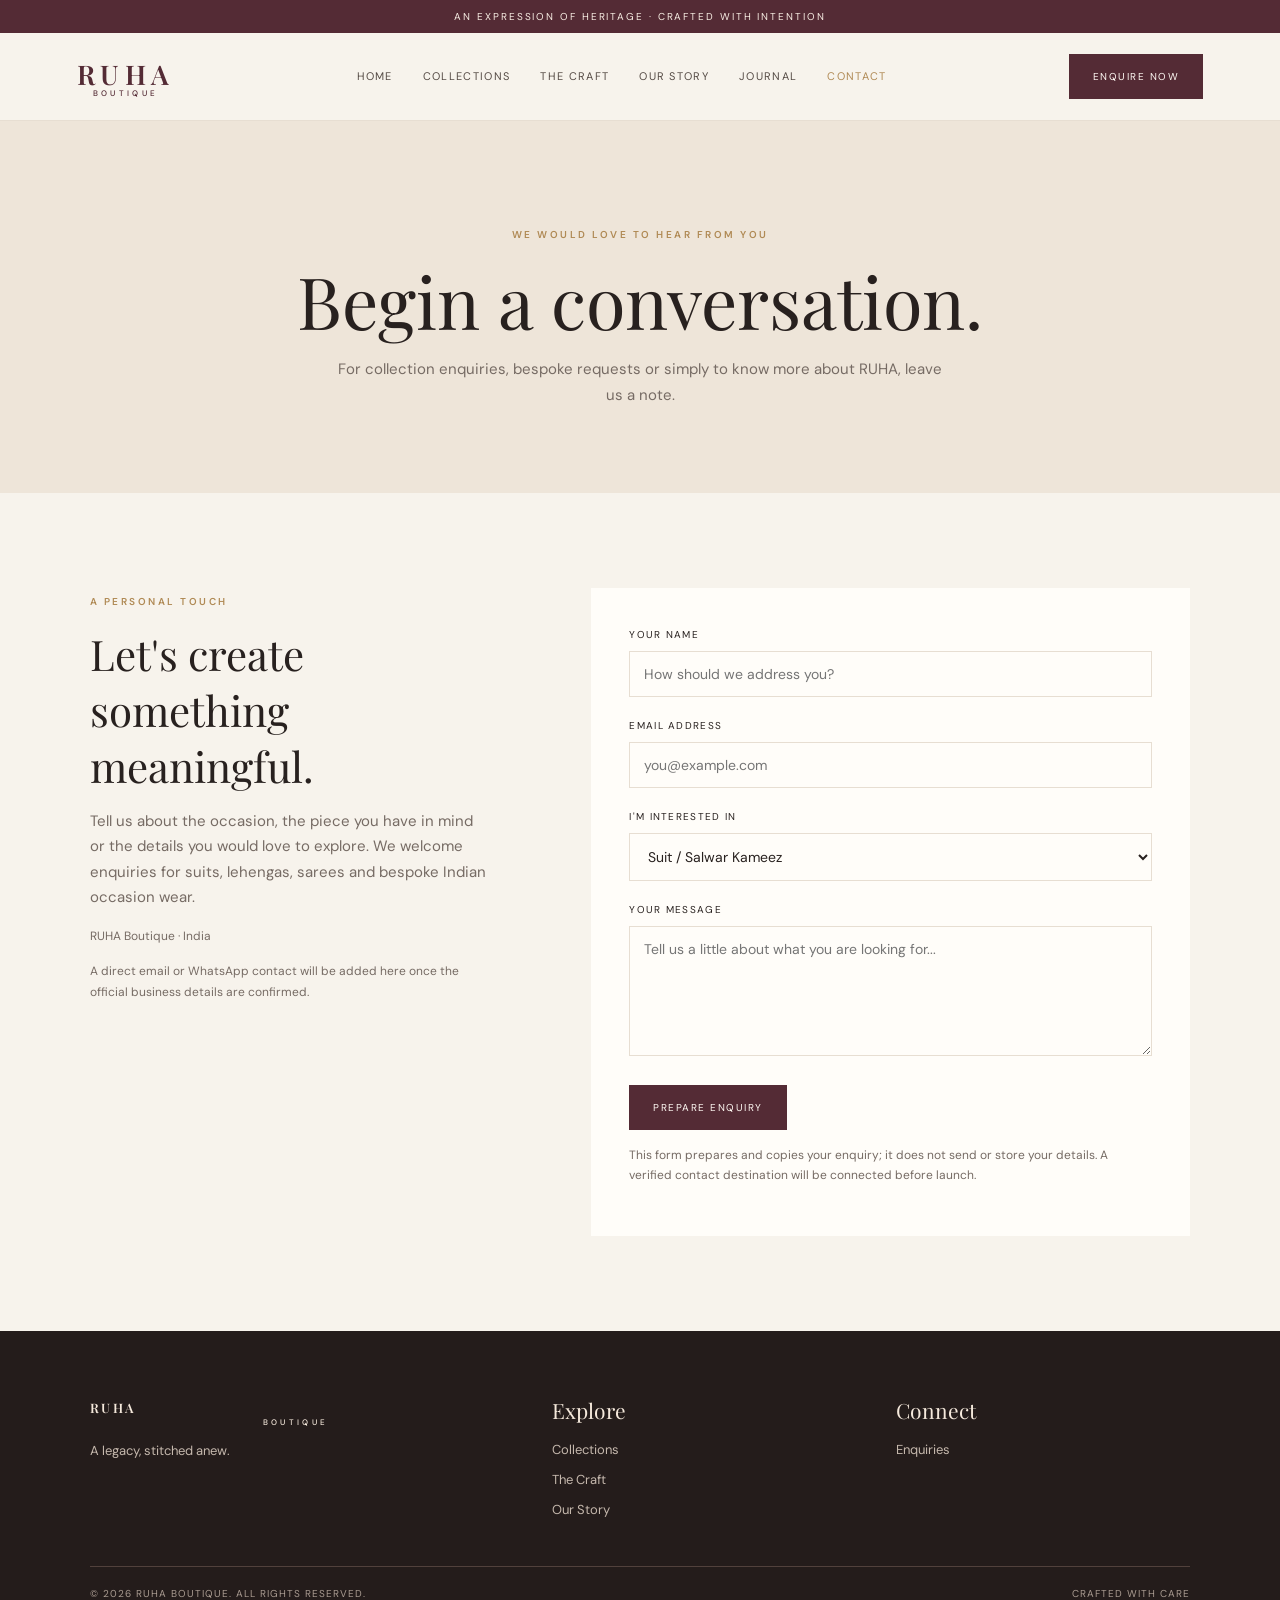
<file: contact.html>
<!doctype html><html lang="en"><head><meta charset="utf-8"><meta name="viewport" content="width=device-width,initial-scale=1"><title>Contact | RUHA Boutique</title><link rel="stylesheet" href="assets/css/style.css?v=ruha-shop-07"></head><body><div class="announcement">An expression of heritage · Crafted with intention</div><header class="header"><a class="brand" href="index.html">RUHA<small>BOUTIQUE</small></a><button class="menu-toggle" aria-label="Open menu">☰</button><nav class="nav"><a href="index.html">Home</a><a href="collections.html">Collections</a><a href="craft.html">The Craft</a><a href="story.html">Our Story</a><a href="journal.html">Journal</a><a class="active" href="contact.html">Contact</a></nav><a class="nav-cta" href="#enquiry-form">Enquire now</a></header><main><section class="page-hero"><span class="eyebrow">We would love to hear from you</span><h1>Begin a conversation.</h1><p>For collection enquiries, bespoke requests or simply to know more about RUHA, leave us a note.</p></section><section class="section"><div class="contact-layout"><div class="contact-details reveal"><span class="eyebrow">A personal touch</span><h2>Let's create something meaningful.</h2><p>Tell us about the occasion, the piece you have in mind or the details you would love to explore. We welcome enquiries for suits, lehengas, sarees and bespoke Indian occasion wear.</p><p class="form-note">RUHA Boutique · India</p><p class="form-note">A direct email or WhatsApp contact will be added here once the official business details are confirmed.</p></div><form class="contact-form reveal" id="enquiry-form"><div class="field"><label for="name">Your name</label><input id="name" name="Name" required placeholder="How should we address you?"></div><div class="field"><label for="email">Email address</label><input id="email" name="Email" type="email" required placeholder="you@example.com"></div><div class="field"><label for="interest">I'm interested in</label><select id="interest" name="Interest"><option>Suit / Salwar Kameez</option><option>Lehenga / Bridal</option><option>Saree</option><option>Bespoke creation</option><option>General enquiry</option></select></div><div class="field"><label for="message">Your message</label><textarea id="message" name="Message" required placeholder="Tell us a little about what you are looking for..."></textarea></div><button class="btn" type="submit">Prepare enquiry</button><p class="form-note" id="form-status" aria-live="polite">This form prepares and copies your enquiry; it does not send or store your details. A verified contact destination will be connected before launch.</p></form></div></section></main><footer class="footer"><div class="footer-top"><div><a class="brand" href="index.html">RUHA<small>BOUTIQUE</small></a><p>A legacy, stitched anew.</p></div><div><h4>Explore</h4><div class="footer-links"><a href="collections.html">Collections</a><a href="craft.html">The Craft</a><a href="story.html">Our Story</a></div></div><div><h4>Connect</h4><div class="footer-links"><a href="contact.html">Enquiries</a></div></div></div><div class="copyright"><span>© 2026 RUHA BOUTIQUE. ALL RIGHTS RESERVED.</span><span>CRAFTED WITH CARE</span></div></footer><script src="assets/js/main.js?v=ruha-shop-07"></script></body></html>
</file>
<file: assets/css/style.css>
@import url('https://fonts.googleapis.com/css2?family=DM+Sans:wght@400;500;600;700&family=Playfair+Display:wght@400;500;600;700&display=swap');
:root{--ivory:#f7f3ec;--paper:#fffdf9;--ink:#28211f;--muted:#766b64;--wine:#542b35;--gold:#b08a55;--line:#e7ded2;--serif:'Playfair Display',Georgia,serif;--sans:'DM Sans',Arial,sans-serif}*{box-sizing:border-box}html{scroll-behavior:smooth}body{margin:0;background:var(--ivory);color:var(--ink);font-family:var(--sans);font-size:15px;line-height:1.7}a{color:inherit;text-decoration:none}img{display:block;width:100%;object-fit:cover}button{font:inherit}.announcement{background:var(--wine);color:#f8eee4;text-align:center;padding:8px 16px;font-size:10px;letter-spacing:.19em;text-transform:uppercase}.header{height:88px;display:flex;align-items:center;justify-content:space-between;padding:0 6vw;background:rgba(247,243,236,.96);border-bottom:1px solid var(--line);position:sticky;top:0;z-index:10}.brand{font:600 27px var(--serif);letter-spacing:.2em;color:var(--wine)}.brand small{display:block;font:500 8px var(--sans);letter-spacing:.42em;text-align:center;margin-top:-4px}.nav{display:flex;gap:30px;align-items:center}.nav a{font-size:11px;letter-spacing:.12em;text-transform:uppercase;color:#554b45}.nav a:hover,.nav a.active{color:var(--gold)}.nav-cta,.btn{display:inline-flex;align-items:center;justify-content:center;background:var(--wine);color:#fffaf4;padding:13px 23px;font-size:10px;letter-spacing:.15em;text-transform:uppercase;border:1px solid var(--wine);transition:.25s}.nav-cta:hover,.btn:hover{background:transparent;color:var(--wine)}.menu-toggle{display:none;background:none;border:0;font-size:24px;color:var(--wine)}.eyebrow{font-size:10px;letter-spacing:.25em;text-transform:uppercase;color:var(--gold);font-weight:600}.serif{font-family:var(--serif);font-weight:400}.hero{min-height:650px;display:grid;grid-template-columns:.9fr 1.1fr;background:#e9dfd2}.hero-copy{padding:9vw 7vw;display:flex;flex-direction:column;justify-content:center;align-items:flex-start}.hero h1{font:400 clamp(48px,6vw,82px)/1.08 var(--serif);margin:18px 0 22px;max-width:620px}.hero p{max-width:420px;color:var(--muted);margin:0 0 30px}.hero-image{min-height:650px;width:100%;height:650px;object-fit:contain;object-position:center;background:#e9dfd2;display:block}.section{padding:95px 7vw}.section-head{text-align:center;max-width:650px;margin:0 auto 48px}.section h2,.page-hero h1{font:400 clamp(38px,4.5vw,58px)/1.15 var(--serif);margin:12px 0 16px}.section-head p,.intro{color:var(--muted)}.grid-3{display:grid;grid-template-columns:repeat(3,1fr);gap:25px}.tile{background:var(--paper)}.tile img{height:390px}.tile-copy{padding:22px 22px 27px}.tile h3{font:400 26px var(--serif);margin:0 0 6px}.tile p{color:var(--muted);font-size:13px;margin:0 0 14px}.text-link{font-size:10px;letter-spacing:.16em;text-transform:uppercase;color:var(--wine);border-bottom:1px solid var(--gold);padding-bottom:5px}.split{display:grid;grid-template-columns:1fr 1fr;gap:8vw;align-items:center}.split img{height:570px}.split-copy{max-width:520px}.split-copy h2{font:400 clamp(38px,4vw,56px)/1.15 var(--serif);margin:14px 0 20px}.split-copy p{color:var(--muted)}.quote{background:var(--wine);color:#f8eee4;text-align:center;padding:90px 12vw}.quote blockquote{font:400 clamp(28px,3.5vw,44px)/1.35 var(--serif);margin:0 auto 22px;max-width:850px}.quote .eyebrow{color:#d8b98e}.page-hero{padding:100px 7vw 85px;text-align:center;background:#eee5d9}.page-hero h1{font-size:clamp(46px,6vw,72px)}.page-hero p{max-width:620px;margin:0 auto;color:var(--muted)}.collection-grid{display:grid;grid-template-columns:repeat(2,1fr);gap:30px}.collection-card{position:relative;min-height:530px;overflow:hidden;background:#ddd}.collection-card img{height:530px;transition:transform .7s}.collection-card:hover img{transform:scale(1.04)}.collection-card:after{content:'';position:absolute;inset:35% 0 0;background:linear-gradient(transparent,rgba(25,16,15,.68))}.collection-label{position:absolute;z-index:1;bottom:30px;left:32px;color:white}.collection-label h3{font:400 35px var(--serif);margin:0}.collection-label span{font-size:10px;letter-spacing:.2em;text-transform:uppercase}.craft-band{background:#e9dfd2;padding:65px 7vw;text-align:center}.craft-band p{max-width:740px;margin:12px auto;color:var(--muted)}.journal-grid{display:grid;grid-template-columns:repeat(3,1fr);gap:26px}.journal-grid img{height:270px}.journal-card h3{font:400 25px var(--serif);margin:16px 0 8px}.journal-card p{font-size:13px;color:var(--muted)}.contact-layout{display:grid;grid-template-columns:.8fr 1.2fr;gap:8vw}.contact-details h2{font:400 42px var(--serif);margin:12px 0}.contact-details p{color:var(--muted)}.contact-form{background:var(--paper);padding:38px}.field{margin-bottom:20px}.field label{display:block;font-size:10px;letter-spacing:.13em;text-transform:uppercase;margin-bottom:8px}.field input,.field textarea,.field select{width:100%;border:1px solid var(--line);background:transparent;padding:13px 14px;font:14px var(--sans);color:var(--ink);outline:none}.field input:focus,.field textarea:focus{border-color:var(--gold)}.field textarea{min-height:130px;resize:vertical}.form-note{font-size:12px;color:var(--muted);margin-top:15px}.footer{background:#241c1b;color:#eee3d8;padding:65px 7vw 25px}.footer-top{display:grid;grid-template-columns:1.4fr 1fr 1fr;gap:50px;padding-bottom:45px}.footer .brand{color:#f5e9dc}.footer p,.footer a{color:#c5b8ad;font-size:13px}.footer h4{font:400 21px var(--serif);margin:0 0 15px;color:#f5e9dc}.footer-links{display:grid;gap:8px}.copyright{border-top:1px solid #51413c;padding-top:18px;display:flex;justify-content:space-between;color:#a99b91;font-size:10px;letter-spacing:.1em}.reveal{opacity:0;transform:translateY(18px);transition:opacity .7s,transform .7s}.reveal.visible{opacity:1;transform:none}@media(max-width:850px){.header{height:76px;padding:0 5vw}.menu-toggle{display:block}.nav{display:none;position:absolute;top:76px;left:0;right:0;background:var(--ivory);padding:22px 6vw 30px;flex-direction:column;align-items:flex-start;border-bottom:1px solid var(--line);gap:18px}.nav.open{display:flex}.nav-cta{display:none}.hero{grid-template-columns:1fr}.hero-copy{padding:75px 8vw}.hero-image{min-height:0;height:auto;aspect-ratio:16/9;object-fit:contain}.grid-3,.journal-grid{grid-template-columns:1fr 1fr}.split{gap:35px}.split img{height:440px}.contact-layout{gap:35px}.footer-top{grid-template-columns:1fr 1fr}}@media(max-width:600px){.section{padding:68px 6vw}.hero-copy{padding:65px 7vw}.hero-image{min-height:0;height:auto;aspect-ratio:16/9;object-fit:contain}.grid-3,.journal-grid,.collection-grid,.split,.contact-layout{grid-template-columns:1fr}.tile img{height:360px}.split img{height:430px}.collection-card,.collection-card img{min-height:420px;height:420px}.page-hero{padding:75px 7vw 65px}.contact-form{padding:25px 20px}.footer-top{grid-template-columns:1fr;gap:28px}.copyright{display:block;line-height:2.2}.quote{padding:70px 8vw}}


/* RUHA editorial commerce-inspired homepage */
.hero-editorial{grid-template-columns:.92fr 1.08fr;min-height:690px;background:#eee5d9}.hero-editorial .hero-copy{padding:8vw 6vw}.hero-editorial .hero-image{height:690px;min-height:690px;object-fit:cover;object-position:center 38%;background:#eadfd3}.hero-note{font-size:9px;letter-spacing:.18em;color:#9a8877;margin-top:44px}.marquee{display:flex;justify-content:center;align-items:center;gap:35px;padding:17px 10px;border-bottom:1px solid var(--line);color:var(--wine);font-size:9px;letter-spacing:.22em}.marquee i{font-style:normal;color:var(--gold)}.home-intro{padding-bottom:48px}.home-intro .section-head{margin-bottom:0}.campaign-grid{padding:0 5vw 90px;display:grid;grid-template-columns:1.12fr 1fr;grid-template-rows:340px 340px;gap:20px}.campaign{position:relative;overflow:hidden;background:#ddd}.campaign-tall{grid-row:span 2}.campaign img{height:100%;width:100%;object-fit:cover;transition:transform .7s}.campaign:hover img{transform:scale(1.035)}.campaign:after{content:'';position:absolute;inset:35% 0 0;background:linear-gradient(transparent,rgba(30,20,19,.7))}.campaign-caption{position:absolute;z-index:1;left:30px;right:25px;bottom:27px;color:#fff}.campaign-caption span,.look-card span{font-size:9px;letter-spacing:.2em}.campaign-caption h2{font:400 clamp(25px,3vw,39px)/1.15 var(--serif);margin:8px 0 12px}.campaign-caption b{font-size:10px;letter-spacing:.13em;text-transform:uppercase;font-weight:500;border-bottom:1px solid #d8bd9b;padding-bottom:5px}.campaign-caption i{font-style:normal;margin-left:8px}.category-section{background:#f0e8de}.category-grid{display:grid;grid-template-columns:repeat(4,1fr);gap:18px}.category-card{position:relative;overflow:hidden;background:#e4d8cb}.category-card img{height:390px;transition:transform .6s}.category-card:hover img{transform:scale(1.04)}.category-card:after{content:'';position:absolute;inset:55% 0 0;background:linear-gradient(transparent,rgba(30,20,19,.6))}.category-card span{position:absolute;z-index:1;bottom:20px;left:20px;color:white;font:400 27px var(--serif)}.look-grid{display:grid;grid-template-columns:repeat(3,1fr);gap:22px}.look-card{background:#fffdf9}.look-card img{height:350px}.look-card>div{padding:22px 22px 26px}.look-card span{color:var(--gold)}.look-card h3{font:400 25px var(--serif);margin:7px 0 15px}.craft-feature{display:grid;grid-template-columns:1.1fr .9fr;background:#e9dfd2;align-items:stretch}.craft-feature-image img{height:600px}.craft-feature-copy{padding:8vw 7vw;display:flex;flex-direction:column;align-items:flex-start;justify-content:center}.craft-feature-copy h2{font:400 clamp(42px,5vw,68px)/1.1 var(--serif);margin:15px 0 18px}.craft-feature-copy p{max-width:420px;color:var(--muted);margin:0 0 28px}.journal-preview{padding-top:90px}
@media(max-width:850px){.hero-editorial{grid-template-columns:1fr}.hero-editorial .hero-copy{padding:70px 8vw}.hero-editorial .hero-image{height:auto;min-height:0;aspect-ratio:4/3;object-fit:cover}.campaign-grid{grid-template-rows:300px 300px;padding-left:4vw;padding-right:4vw}.category-grid{grid-template-columns:repeat(2,1fr)}.category-card img{height:330px}.craft-feature{grid-template-columns:1fr 1fr}.craft-feature-image img{height:500px}.craft-feature-copy{padding:45px 6vw}}
@media(max-width:600px){.marquee{gap:13px;font-size:7px;letter-spacing:.12em;flex-wrap:wrap}.campaign-grid{grid-template-columns:1fr;grid-template-rows:420px 280px 280px;padding:0 5vw 65px;gap:14px}.campaign-tall{grid-row:auto}.category-grid{gap:12px}.category-card img{height:250px}.category-card span{font-size:23px;left:14px;bottom:14px}.look-grid{grid-template-columns:1fr}.look-card img{height:330px}.craft-feature{grid-template-columns:1fr}.craft-feature-image img{height:360px}.craft-feature-copy{padding:55px 7vw}.hero-editorial .hero-image{aspect-ratio:4/3;object-fit:cover}.hero-note{margin-top:28px}}


/* RUHA category browsing and product detail experience */
.shop-section{padding:65px 7vw 90px}.shop-toolbar{display:flex;justify-content:space-between;align-items:end;gap:25px}.shop-toolbar h2,.related-section h2{font:400 42px var(--serif);margin:5px 0}.shop-toolbar p{color:var(--muted);margin:0}.shop-controls{display:flex;align-items:center;gap:10px;font-size:12px;color:var(--muted)}.shop-controls select{padding:10px 13px;border:1px solid var(--line);background:var(--paper);color:var(--ink);font:12px var(--sans)}.category-tabs{display:flex;gap:10px;flex-wrap:wrap;padding:28px 0 32px;border-bottom:1px solid var(--line);margin-bottom:30px}.category-tabs a{border:1px solid var(--line);padding:9px 18px;font-size:10px;letter-spacing:.13em;text-transform:uppercase;transition:.2s}.category-tabs a:hover,.category-tabs a.active{background:var(--wine);border-color:var(--wine);color:#fff}.product-grid{display:grid;grid-template-columns:repeat(3,minmax(0,1fr));gap:34px 22px}.product-card{min-width:0}.product-card-image{display:block;position:relative;overflow:hidden;background:#e8dfd5;aspect-ratio:3/4}.product-card-image img{width:100%;height:100%;object-fit:cover;transition:transform .6s}.product-card:hover .product-card-image img{transform:scale(1.035)}.product-view{position:absolute;bottom:14px;left:14px;background:rgba(255,253,249,.94);padding:9px 13px;font-size:9px;letter-spacing:.13em;text-transform:uppercase}.product-card-copy{padding:15px 2px}.product-category{font-size:9px;letter-spacing:.18em;color:var(--gold)}.product-card h3{font:400 21px/1.3 var(--serif);margin:5px 0}.product-card-copy p{font-size:11px;color:var(--muted);margin:5px 0 12px}.product-card-link{font-size:9px;letter-spacing:.14em;text-transform:uppercase;color:var(--wine);border-bottom:1px solid var(--gold);padding-bottom:4px}.catalogue-note,.payment-note,.spec-note{font-size:11px;color:var(--muted);line-height:1.7}.catalogue-note{margin-top:38px;border-top:1px solid var(--line);padding-top:18px}.breadcrumb{display:flex;gap:10px;padding:22px 7vw;font-size:11px;color:var(--muted)}.breadcrumb a:hover{color:var(--wine)}.product-detail{display:grid;grid-template-columns:1.05fr .95fr;gap:7vw;padding:20px 7vw 90px;align-items:start}.product-gallery{position:relative;background:#e9dfd2}.product-gallery img{width:100%;max-height:820px;aspect-ratio:4/5;object-fit:cover}.gallery-caption{position:absolute;bottom:0;left:0;background:rgba(84,43,53,.9);color:white;padding:10px 15px;font-size:9px;letter-spacing:.16em}.product-info{padding:20px 0;max-width:540px}.product-info h1{font:400 clamp(36px,4vw,52px)/1.12 var(--serif);margin:12px 0}.detail-code{font-size:10px;letter-spacing:.15em;color:var(--gold)}.detail-description{color:var(--muted);margin:22px 0}.detail-rule{height:1px;background:var(--line);margin:25px 0}.product-info h3{font:400 20px var(--serif);margin:0}.craft-specs{margin:13px 0 18px}.craft-specs div{display:grid;grid-template-columns:115px 1fr;gap:15px;padding:9px 0;border-bottom:1px solid var(--line)}.craft-specs dt{font-size:10px;letter-spacing:.1em;text-transform:uppercase;color:var(--muted)}.craft-specs dd{margin:0;font-size:12px}.spec-note{background:#f0e8de;padding:12px 14px}.size-heading{display:flex;align-items:center;justify-content:space-between;margin-top:25px}.size-guide{border:0;background:none;text-decoration:underline;text-underline-offset:4px;color:var(--wine);font-size:11px;cursor:pointer}.size-options{display:flex;gap:10px;margin:15px 0 8px}.size-options button{width:48px;height:45px;border:1px solid var(--line);background:var(--paper);cursor:pointer;font-size:12px}.size-options button:hover,.size-options button.selected{background:var(--wine);color:white;border-color:var(--wine)}.size-feedback{font-size:11px;color:var(--muted);min-height:18px}.product-buy{width:100%;margin-top:13px;cursor:pointer}.product-buy:disabled{opacity:.45;cursor:not-allowed}.payment-note{margin:12px 0 24px}.back-link{font-size:11px;color:var(--wine);border-bottom:1px solid var(--gold);padding-bottom:4px}.related-section{padding:65px 7vw;background:#f0e8de}.related-section h2{margin:8px 0 30px}.related-grid{grid-template-columns:repeat(3,minmax(0,1fr))}.shop-hero{padding-top:80px;padding-bottom:70px}
@media(max-width:850px){.product-detail{gap:35px;padding-left:5vw;padding-right:5vw}.shop-section{padding-left:5vw;padding-right:5vw}.product-grid{grid-template-columns:repeat(2,minmax(0,1fr))}.product-info h1{font-size:38px}}
@media(max-width:600px){.shop-toolbar{align-items:flex-start;flex-direction:column}.shop-toolbar h2{font-size:34px}.shop-controls{align-self:flex-end}.category-tabs{gap:7px}.category-tabs a{padding:8px 12px;font-size:9px}.product-grid,.related-grid{grid-template-columns:repeat(2,minmax(0,1fr));gap:23px 12px}.product-card h3{font-size:17px}.product-card-copy p{font-size:10px}.product-detail{grid-template-columns:1fr;padding:10px 5vw 60px;gap:20px}.product-gallery img{aspect-ratio:4/5;max-height:620px}.product-info{padding:10px 0}.product-info h1{font-size:36px}.related-section{padding:55px 5vw}.breadcrumb{padding:17px 5vw;font-size:10px}}

.back-button{border:1px solid var(--line);background:transparent;color:var(--wine);padding:10px 17px;font-size:10px;letter-spacing:.13em;text-transform:uppercase;cursor:pointer;margin:0 0 20px}.back-button:hover{background:var(--wine);color:white}.breadcrumb .back-button{margin:0;padding:7px 12px}
</file>
